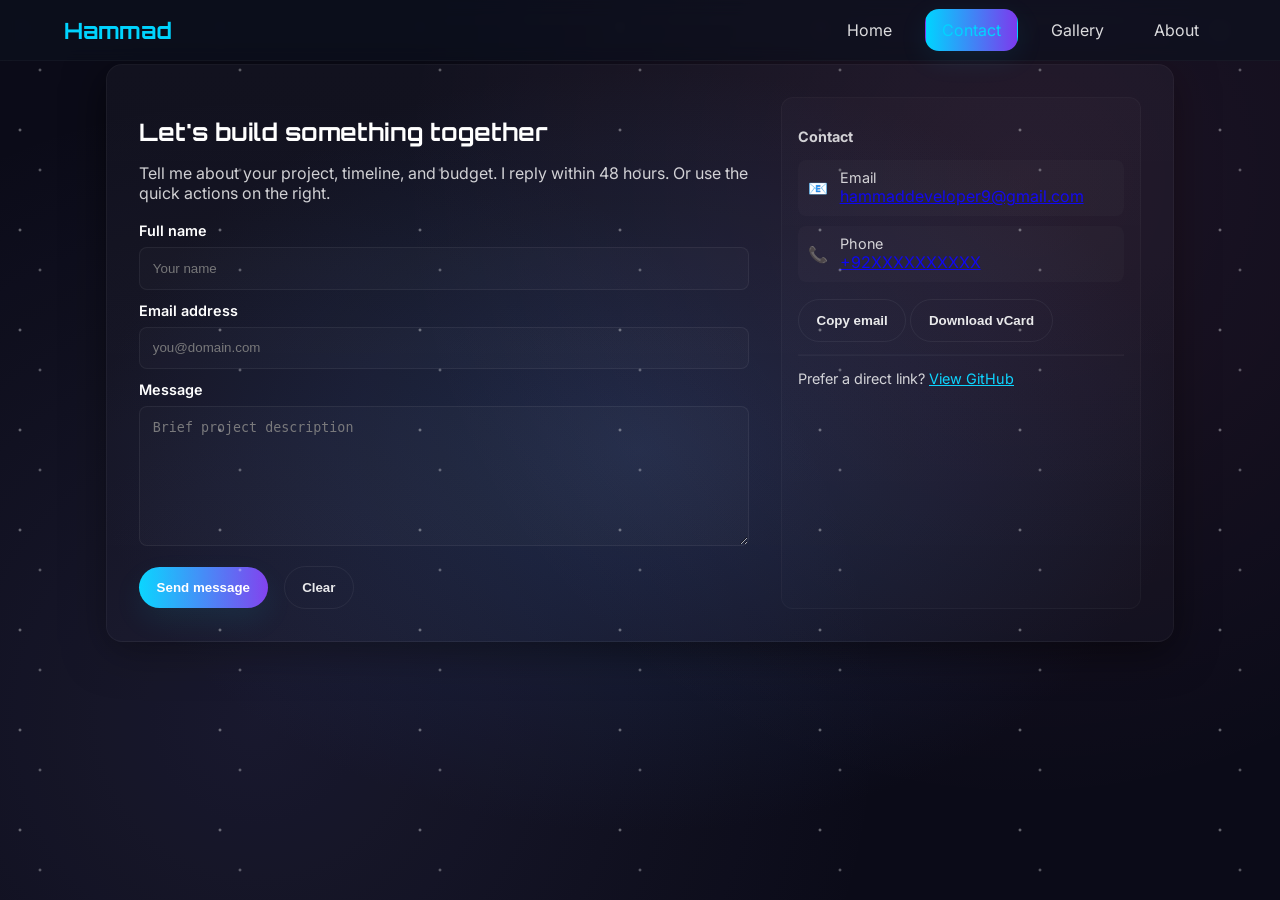
<file: contact.html>
<!DOCTYPE html>
<html lang="en">
<head>
  <meta charset="utf-8" />
  <meta name="viewport" content="width=device-width, initial-scale=1" />
  <title>Contact — Hammad</title>
  <link href="https://fonts.googleapis.com/css2?family=Orbitron:wght@400;700&family=Inter:wght@300;400;600&display=swap" rel="stylesheet">
  <style>
    :root{--accent:#00d4ff;--accent2:#7c3aed;--bg1:#0f0f23;--bg2:#16213e}
    *{box-sizing:border-box}
    html,body{height:100%;margin:0;font-family:'Inter',system-ui,Segoe UI,Roboto,Arial;color:#fff;background:radial-gradient(ellipse at center,var(--bg2) 0%, #0b0b18 60%);}
    .space-bg,.nebula-bg{position:fixed;inset:0;pointer-events:none}
    .space-bg{background:radial-gradient(2px 2px at 20px 30px,#eee,transparent),radial-gradient(2px 2px at 40px 70px,rgba(255,255,255,0.8),transparent);background-repeat:repeat;background-size:200px 100px;opacity:0.6}
    .nebula-bg{background:radial-gradient(circle at 20% 80%, rgba(120,119,198,0.12) 0%, transparent 50%),radial-gradient(circle at 80% 20%, rgba(255,119,198,0.08) 0%, transparent 50%);mix-blend-mode:screen}
    nav{position:fixed;top:0;left:0;right:0;background:rgba(12,17,30,0.6);backdrop-filter: blur(8px);border-bottom:1px solid rgba(255,255,255,0.03);z-index:40}
    .nav-container{max-width:1200px;margin:0 auto;padding:1rem 1.5rem;display:flex;align-items:center;justify-content:space-between}
    .logo{font-family:'Orbitron',monospace;font-weight:700;color:var(--accent);text-decoration:none;font-size:1.4rem}
    .nav-links{display:flex;gap:1rem;list-style:none;margin:0;padding:0}
    .nav-links a{color:rgba(255,255,255,0.85);text-decoration:none;padding:.6rem 1rem;border-radius:14px;border:1px solid transparent;transition:all .2s}
    .nav-links a:hover{color:var(--accent);background:rgba(0,212,255,0.04);border-color:rgba(0,212,255,0.06)}
    .nav-links a.active{color:var(--accent);background:linear-gradient(90deg,var(--accent),var(--accent2, #7c3aed));box-shadow:0 8px 30px rgba(0,212,255,0.08)}
    .menu-toggle{display:none}
    main{padding-top:96px;max-width:1100px;margin:0 auto;padding:4rem 1rem}
    .contact-card{background:linear-gradient(180deg, rgba(255,255,255,0.03), rgba(255,255,255,0.02));border:1px solid rgba(255,255,255,0.04);border-radius:16px;padding:2rem;box-shadow:0 10px 40px rgba(0,0,0,0.6);display:grid;grid-template-columns:1fr 360px;gap:2rem}
    h1{font-family:'Orbitron',monospace;margin-bottom:.25rem}
    p.lead{color:rgba(255,255,255,0.8);margin-bottom:1.2rem}
    label{display:block;font-weight:600;margin-top:.75rem;font-size:.9rem}
    input[type=text],input[type=email],textarea{width:100%;padding:.8rem;border-radius:8px;border:1px solid rgba(255,255,255,0.06);background:rgba(255,255,255,0.02);color:inherit;margin-top:.5rem}
    textarea{min-height:140px;resize:vertical}
    .actions{display:flex;gap:1rem;align-items:center;margin-top:1rem}
    .btn{display:inline-flex;align-items:center;gap:.6rem;padding:.8rem 1.1rem;border-radius:999px;border:none;cursor:pointer;font-weight:700}
    .btn-primary{background:linear-gradient(90deg,var(--accent),var(--accent2));color:#fff;box-shadow:0 12px 30px rgba(0,212,255,0.08)}
    .btn-ghost{background:transparent;border:1px solid rgba(255,255,255,0.06);color:rgba(255,255,255,0.9)}
    .info-panel{padding:1rem;border-radius:12px;background:linear-gradient(180deg, rgba(255,255,255,0.02), rgba(255,255,255,0.01));border:1px solid rgba(255,255,255,0.03)}
    .contact-method{display:flex;align-items:center;gap:.75rem;padding:.6rem;border-radius:8px;margin-bottom:.6rem;background:rgba(255,255,255,0.02)}
    .small{font-size:.9rem;color:rgba(255,255,255,0.8)}
    .success{display:none;padding:1rem;border-radius:8px;background:linear-gradient(90deg,#10b981,#06b6d4);color:#042; font-weight:700;margin-top:1rem}
    @media(max-width:900px){.contact-card{grid-template-columns:1fr;}.menu-toggle{display:block}.nav-links{display:none}.nav-links.active{display:flex;flex-direction:column;gap:.5rem;padding:1rem;background:rgba(12,17,30,0.7);position:absolute;left:1rem;right:1rem;top:64px;border-radius:8px}}
  </style>
</head>
<body>
  <div class="space-bg" aria-hidden="true"></div>
  <div class="nebula-bg" aria-hidden="true"></div>

  <nav>
    <div class="nav-container">
      <a class="logo" href="home.html">Hammad</a>
      <ul class="nav-links" id="navLinks">
        <li><a href="index.html">Home</a></li>
        <li><a href="contact.html">Contact</a></li>
        <li><a href="gallery.html">Gallery</a></li>
        <li><a href="blog.html">About</a></li>
       
      </ul>
      <button class="menu-toggle" id="menuToggle" aria-label="Toggle menu">☰</button>
    </div>
  </nav>

  <main>
    <section class="contact-card" aria-labelledby="contactTitle">
      <div>
        <h1 id="contactTitle">Let's build something together</h1>
        <p class="lead">Tell me about your project, timeline, and budget. I reply within 48 hours. Or use the quick actions on the right.</p>

        <form id="contactForm" novalidate>
          <label for="name">Full name</label>
          <input id="name" name="name" type="text" required placeholder="Your name">

          <label for="email">Email address</label>
          <input id="email" name="email" type="email" required placeholder="you@domain.com">

          <label for="message">Message</label>
          <textarea id="message" name="message" required placeholder="Brief project description"></textarea>

          <div class="actions">
            <button type="submit" class="btn btn-primary">Send message</button>
            <button type="button" id="clearBtn" class="btn btn-ghost">Clear</button>
            <div id="formStatus" class="success" role="status">Message sent — thank you!</div>
          </div>
        </form>
      </div>

      <aside class="info-panel" aria-label="Contact options">
        <h3 class="small">Contact</h3>
        <div class="contact-method"><strong>📧</strong><div><div class="small">Email</div><div><a id="emailLink" href="mailto:hammaddeveloper9@gmail.com">hammaddeveloper9@gmail.com</a></div></div></div>
        <div class="contact-method"><strong>📞</strong><div><div class="small">Phone</div><div><a href="tel:+92XXXXXXXXXX">+92XXXXXXXXXX</a></div></div></div>
        <div style="height:8px"></div>
        <button id="copyEmail" class="btn btn-ghost" title="Copy email to clipboard">Copy email</button>
        <button id="downloadVcard" class="btn btn-ghost" title="Download vCard">Download vCard</button>

        <hr style="margin:12px 0;border-color:rgba(255,255,255,0.04)">
        <p class="small">Prefer a direct link? <a href="https://github.com/hammadahmed05" target="_blank" rel="noopener" style="color:var(--accent)">View GitHub</a></p>
      </aside>
    </section>
  </main>

  <script>
    // Active nav highlighting + mobile toggle
    (function(){
      const path = location.pathname.split('/').pop() || 'home.html';
      document.querySelectorAll('.nav-links a').forEach(a=>{
        const href = a.getAttribute('href').split('/').pop();
        if(href===path) a.classList.add('active'); else a.classList.remove('active');
      });
      const menuToggle = document.getElementById('menuToggle');
      if(menuToggle){menuToggle.addEventListener('click', ()=>document.getElementById('navLinks').classList.toggle('active'))}
    })();

    // Simple particle creator (lightweight)
    (function createParticles(){
      const container = document.getElementById('cosmicParticles');
      if(!container){ const c = document.createElement('div'); c.id='cosmicParticles'; document.body.appendChild(c); }
      // no heavy work here to keep page responsive
    })();

    // Form validation & fake send
    (function(){
      const form = document.getElementById('contactForm');
      const status = document.getElementById('formStatus');
      const clearBtn = document.getElementById('clearBtn');

      function showStatus(msg){status.textContent=msg; status.style.display='block'; setTimeout(()=>status.style.display='none',4000)}

      form.addEventListener('submit', function(e){
        e.preventDefault();
        const name = form.name.value.trim();
        const email = form.email.value.trim();
        const message = form.message.value.trim();
        if(!name || !email || !message){ alert('Please fill all fields.'); return; }

        // Basic email pattern
        const re = /^\S+@\S+\.\S+$/;
        if(!re.test(email)){ alert('Please enter a valid email.'); return; }

        // Simulate async send
        const btn = form.querySelector('.btn-primary');
        btn.disabled = true; btn.textContent = 'Sending...';
        setTimeout(()=>{
          btn.disabled = false; btn.textContent = 'Send message';
          showStatus('Message sent — thanks!');
          form.reset();
        }, 900);
      });

      clearBtn.addEventListener('click', ()=>form.reset());
    })();

    // Copy email and vCard
    (function(){
      const copyBtn = document.getElementById('copyEmail');
      const emailLink = document.getElementById('emailLink');
      const vcardBtn = document.getElementById('downloadVcard');
      if(copyBtn && emailLink){ copyBtn.addEventListener('click', async ()=>{
        try{ await navigator.clipboard.writeText(emailLink.textContent); copyBtn.textContent='Copied ✓'; setTimeout(()=>copyBtn.textContent='Copy email',2000)}catch(e){alert('Copy failed, please copy manually.')}
      })}

      if(vcardBtn){ vcardBtn.addEventListener('click', ()=>{
        const name='Hammad'; const email='hammaddeveloper9@gmail.com'; const tel='+92XXXXXXXXXX';
        const vcard = `BEGIN:VCARD\nVERSION:3.0\nFN:${name}\nEMAIL;TYPE=INTERNET:${email}\nTEL:${tel}\nEND:VCARD`;
        const blob = new Blob([vcard],{type:'text/vcard'}); const url = URL.createObjectURL(blob);
        const a = document.createElement('a'); a.href=url; a.download='hammad.vcf'; document.body.appendChild(a); a.click(); a.remove(); URL.revokeObjectURL(url);
      })}
    })();
  </script>
</body>
</html>
</file>
